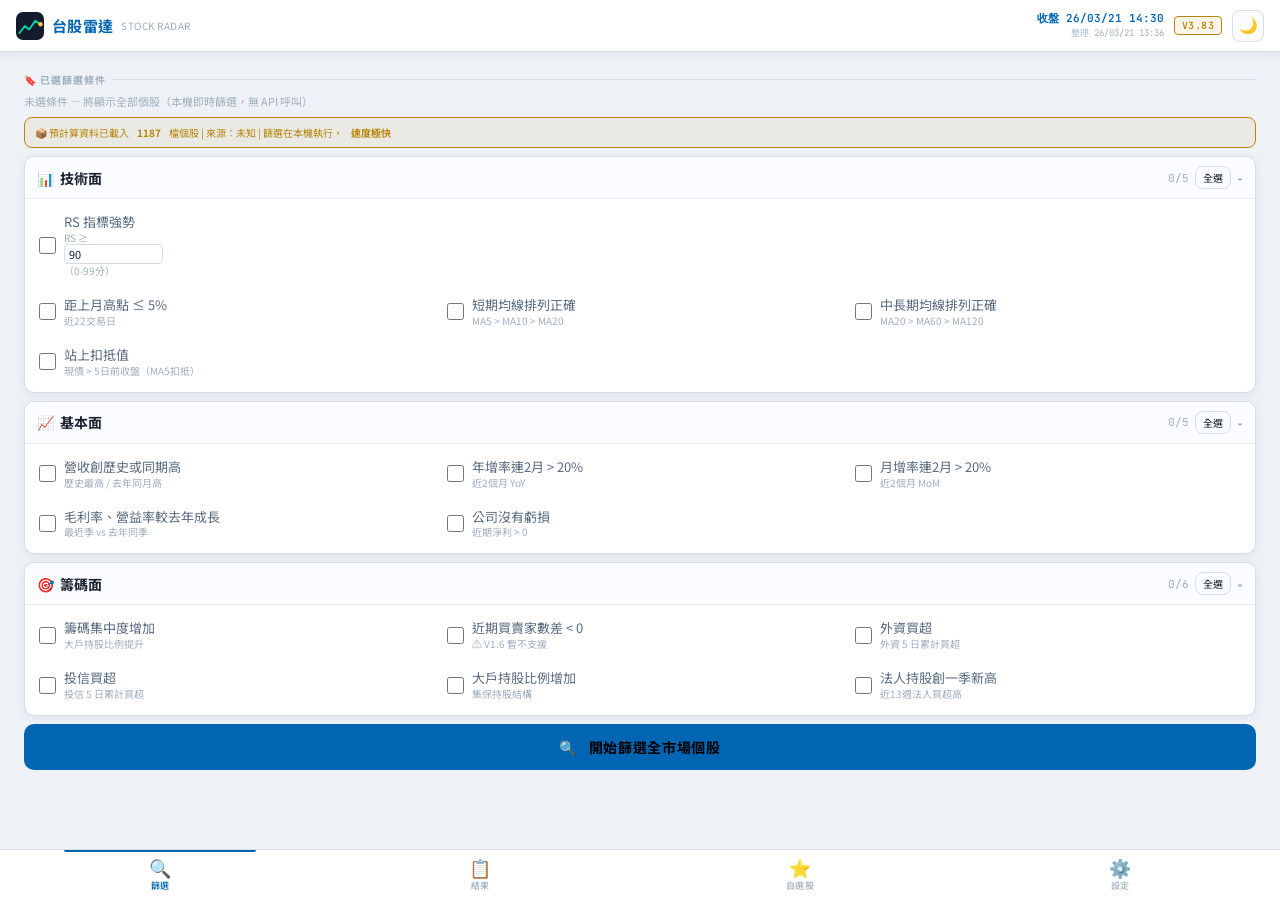
<file: index.html>
<!DOCTYPE html>
<html lang="zh-TW" data-theme="dark">
<head>
  <meta charset="UTF-8">
  <meta name="viewport" content="width=device-width, initial-scale=1.0, viewport-fit=cover">
  <meta name="mobile-web-app-capable" content="yes">
  <meta name="apple-mobile-web-app-capable" content="yes">
  <meta name="apple-mobile-web-app-status-bar-style" content="black-translucent">
  <meta name="apple-mobile-web-app-title" content="台股雷達">
  <meta name="theme-color" content="#0A0F1E" media="(prefers-color-scheme: dark)">
  <meta name="theme-color" content="#FFFFFF"  media="(prefers-color-scheme: light)">
  <title>台股雷達 Stock Radar</title>
  <link rel="manifest" href="manifest.json">
  <link rel="apple-touch-icon" href="icon-192.svg">
  <link rel="stylesheet" href="style.css">
</head>
<body>

<div id="app">

  <!-- ══ HEADER ══ -->
  <header class="app-header">
    <div class="header-logo">
      <svg viewBox="0 0 32 32" fill="none" xmlns="http://www.w3.org/2000/svg">
        <rect width="32" height="32" rx="8" fill="#141B2D"/>
        <polyline points="4,24 10,16 15,20 22,10 28,14"
          stroke="#00D4AA" stroke-width="2.2" fill="none"
          stroke-linecap="round" stroke-linejoin="round"/>
        <circle cx="28" cy="14" r="2.5" fill="#F5C843"/>
      </svg>
      <span class="logo-text">台股雷達</span>
      <span class="logo-sub">Stock Radar</span>
    </div>
    <div class="header-meta">
      <!-- Data date block: shows actual trading date from TWSE data -->
      <div class="data-date-block">
        <span class="data-date-label" id="dataDate">資料 --/--/--</span>
        <span class="data-fetch-time" id="fetchTime">尚未查詢</span>
      </div>
      <span class="version-badge" id="versionBadge">V3.83</span>
      <button class="theme-btn" id="themeBtn" title="切換深色/淺色">🌙</button>
    </div>
  </header>

  <!-- ══ MAIN ══ -->
  <main class="app-main">

    <!-- Loading Overlay -->
    <div class="loading-overlay" id="loadingOverlay">
      <div class="spinner"></div>
      <div class="loading-text" id="loadingText">正在取得資料...</div>
      <div class="loading-progress" id="loadingProgress"></div>
    </div>

    <!-- ══ PAGE: 篩選 ══ -->
    <div class="page" id="page-screen">
      <div class="page-scroll">

        <!-- Active filter tags -->
        <div class="section-title" style="font-size:10px;margin-bottom:6px">🔖 已選篩選條件</div>
        <div id="activeTags" class="active-filters" style="margin-bottom:8px"></div>

        <!-- Market scope banner - compact -->
        <div class="info-banner" id="scopeBanner" style="padding:7px 10px;font-size:10px;margin-bottom:8px">
          📡 <strong id="scopeLabel">上市（TSE）</strong> 全部個股 &nbsp;·&nbsp; 篩選在本機執行，<strong>速度極快</strong>
        </div>

        <!-- ── Technical Filters ── -->
        <div class="filter-category">
          <div class="filter-cat-header">
            <span style="font-size:14px">📊</span>
            <span class="filter-cat-title">技術面</span>
            <span class="filter-cat-badge" id="badge-tech">0/5</span>
            <button class="btn-secondary select-all-btn" data-cat="tech" style="padding:3px 7px;font-size:10px">全選</button>
            <span class="cat-toggle">▾</span>
          </div>
          <div class="filter-body">
            <label class="filter-item" style="grid-column:1/-1">
              <input type="checkbox" id="filter-rs90" class="filter-checkbox" data-filter="rs90" data-cat="tech">
              <span class="filter-label">RS 指標強勢
                <small>RS ≥ <select id="rsThreshold" onclick="event.stopPropagation()" onchange="applyRsThreshold(this.value)" style="background:var(--bg-input);color:var(--text-primary);border:1px solid var(--border);border-radius:4px;padding:1px 4px;font-size:11px">
                  <option value="70">70</option>
                  <option value="80">80</option>
                  <option value="90" selected>90</option>
                </select>（0-99分）</small>
              </span>
            </label>
            <label class="filter-item">
              <input type="checkbox" id="filter-nearMonthlyHigh" class="filter-checkbox" data-filter="nearMonthlyHigh" data-cat="tech">
              <span class="filter-label">距上月高點 ≤ 5%<small>近22交易日</small></span>
            </label>
            <label class="filter-item">
              <input type="checkbox" id="filter-shortMAAlign" class="filter-checkbox" data-filter="shortMAAlign" data-cat="tech">
              <span class="filter-label">短期均線排列正確<small>MA5 &gt; MA10 &gt; MA20</small></span>
            </label>
            <label class="filter-item">
              <input type="checkbox" id="filter-longMAAlign" class="filter-checkbox" data-filter="longMAAlign" data-cat="tech">
              <span class="filter-label">中長期均線排列正確<small>MA20 &gt; MA60 &gt; MA120</small></span>
            </label>
            <label class="filter-item">
              <input type="checkbox" id="filter-aboveSubPoint" class="filter-checkbox" data-filter="aboveSubPoint" data-cat="tech">
              <span class="filter-label">站上扣抵值<small>現價 &gt; 5日前收盤（MA5扣抵）</small></span>
            </label>
          </div>
        </div>

        <!-- ── Fundamental Filters ── -->
        <div class="filter-category">
          <div class="filter-cat-header">
            <span style="font-size:14px">📈</span>
            <span class="filter-cat-title">基本面</span>
            <span class="filter-cat-badge" id="badge-fund">0/5</span>
            <button class="btn-secondary select-all-btn" data-cat="fund" style="padding:3px 7px;font-size:10px">全選</button>
            <span class="cat-toggle">▾</span>
          </div>
          <div class="filter-body">
            <label class="filter-item">
              <input type="checkbox" id="filter-revenueHighRecord" class="filter-checkbox" data-filter="revenueHighRecord" data-cat="fund">
              <span class="filter-label">營收創歷史或同期高<small>歷史最高 / 去年同月高</small></span>
            </label>
            <label class="filter-item">
              <input type="checkbox" id="filter-revenueYoY" class="filter-checkbox" data-filter="revenueYoY" data-cat="fund">
              <span class="filter-label">年增率連2月 &gt; 20%<small>近2個月 YoY</small></span>
            </label>
            <label class="filter-item">
              <input type="checkbox" id="filter-revenueMoM" class="filter-checkbox" data-filter="revenueMoM" data-cat="fund">
              <span class="filter-label">月增率連2月 &gt; 20%<small>近2個月 MoM</small></span>
            </label>
            <label class="filter-item">
              <input type="checkbox" id="filter-marginGrowth" class="filter-checkbox" data-filter="marginGrowth" data-cat="fund">
              <span class="filter-label">毛利率、營益率較去年成長<small>最近季 vs 去年同季</small></span>
            </label>
            <label class="filter-item">
              <input type="checkbox" id="filter-noProfitLoss" class="filter-checkbox" data-filter="noProfitLoss" data-cat="fund">
              <span class="filter-label">公司沒有虧損<small>近期淨利 &gt; 0</small></span>
            </label>
          </div>
        </div>

        <!-- ── Chip Filters ── -->
        <div class="filter-category">
          <div class="filter-cat-header">
            <span style="font-size:14px">🎯</span>
            <span class="filter-cat-title">籌碼面</span>
            <span class="filter-cat-badge" id="badge-chip">0/6</span>
            <button class="btn-secondary select-all-btn" data-cat="chip" style="padding:3px 7px;font-size:10px">全選</button>
            <span class="cat-toggle">▾</span>
          </div>
          <div class="filter-body">
            <label class="filter-item">
              <input type="checkbox" id="filter-chipConcentration" class="filter-checkbox" data-filter="chipConcentration" data-cat="chip">
              <span class="filter-label">籌碼集中度增加<small>大戶持股比例提升</small></span>
            </label>
            <label class="filter-item">
              <input type="checkbox" id="filter-buyerSellerDiff" class="filter-checkbox" data-filter="buyerSellerDiff" data-cat="chip">
              <span class="filter-label">近期買賣家數差 &lt; 0<small>⚠ V1.6 暫不支援</small></span>
            </label>
            <label class="filter-item">
              <input type="checkbox" id="filter-foreignBuy" class="filter-checkbox" data-filter="foreignBuy" data-cat="chip">
              <span class="filter-label">外資買超<small>外資 5 日累計買超</small></span>
            </label>
            <label class="filter-item">
              <input type="checkbox" id="filter-trustBuy" class="filter-checkbox" data-filter="trustBuy" data-cat="chip">
              <span class="filter-label">投信買超<small>投信 5 日累計買超</small></span>
            </label>
            <label class="filter-item">
              <input type="checkbox" id="filter-bigHolderIncrease" class="filter-checkbox" data-filter="bigHolderIncrease" data-cat="chip">
              <span class="filter-label">大戶持股比例增加<small>集保持股結構</small></span>
            </label>
            <label class="filter-item">
              <input type="checkbox" id="filter-institutionalRecord" class="filter-checkbox" data-filter="institutionalRecord" data-cat="chip">
              <span class="filter-label">法人持股創一季新高<small>近13週法人買超高</small></span>
            </label>
          </div>
        </div>

        <!-- Query Button -->
        <button class="btn-primary" id="queryBtn" style="margin-top:4px">
          <span>🔍</span>&nbsp;開始篩選全市場個股
        </button>

        <div style="height:10px"></div>
      </div>
    </div><!-- /page-screen -->

    <!-- ══ PAGE: 結果 ══ -->
    <div class="page" id="page-results">
      <div id="resultsContainer" style="flex:1;min-height:0;overflow:hidden;display:flex;flex-direction:column">
        <div class="empty-state">
          <div class="empty-icon">📊</div>
          <div class="empty-title">尚無查詢結果</div>
          <div class="empty-sub">請前往「篩選」頁<br>選擇條件並按下查詢</div>
        </div>
      </div>
    </div><!-- /page-results -->

    <!-- ══ PAGE: 自選股 ══ -->
    <div class="page" id="page-watchlist">
      <div class="watchlist-header">
        <h2>⭐ 自選股管理</h2>
        <button class="btn-secondary" id="addCatBtn">+ 新增分類</button>
      </div>
      <div class="page-scroll" id="watchlistContent" style="padding-top:12px">
        <div class="empty-state">
          <div class="empty-icon">⭐</div>
          <div class="empty-title">自選股清單為空</div>
          <div class="empty-sub">在查詢結果中點 ☆ 即可加入自選股</div>
        </div>
      </div>
    </div><!-- /page-watchlist -->

    <!-- ══ PAGE: 設定 ══ -->
    <div class="page" id="page-settings">
      <div class="page-scroll">

        <!-- Data Status -->
        <div class="settings-section">
          <div class="settings-section-title">📦 資料狀態</div>
          <div class="settings-row">
            <div class="settings-label">預計算資料</div>
            <div id="dataInfo" class="settings-desc" style="line-height:2">讀取中...</div>
            <div style="margin-top:8px">
              <button class="btn-secondary" id="reloadDataBtn">🔄 重新載入 screener.json</button>
            </div>
          </div>
        </div>

        <!-- Cache -->
        <div class="settings-section">
          <div class="settings-section-title">🗑 快取管理</div>
          <div class="settings-row">
            <div class="settings-label">清除 screener.json 快取</div>
            <div class="settings-desc">清除 30 分鐘本地快取，下次查詢時重新讀取最新資料。</div>
            <div style="margin-top:8px"><button class="btn-secondary" id="clearCacheBtn">🗑 清除快取</button></div>
          </div>
        </div>

        <!-- About -->
        <div class="settings-section">
          <div class="settings-section-title">🚀 關於</div>
          <div class="settings-row">
            <div class="settings-desc" style="line-height:1.9">
              版本：<strong>V3.83</strong><br>
              部署：GitHub Pages（靜態 PWA）<br>
              資料更新：GitHub Actions（每日 15:30 (UTC 07:30)）<br>
              篩選引擎：瀏覽器端 JS（無 API 呼叫，瞬間完成）<br><br>
              📌 本工具僅供參考，不構成投資建議。
            </div>
          </div>
        </div>
        <div style="height:20px"></div>
      </div>
    </div><!-- /page-settings -->

  </main>

  <!-- ══ BOTTOM NAV ══ -->
  <nav class="app-nav">
    <button class="nav-btn active" data-page="screen"><span class="nav-icon">🔍</span>篩選</button>
    <button class="nav-btn" data-page="results"><span class="nav-icon">📋</span>結果</button>
    <button class="nav-btn" data-page="watchlist"><span class="nav-icon">⭐</span>自選股</button>
    <button class="nav-btn" data-page="settings"><span class="nav-icon">⚙️</span>設定</button>
  </nav>

</div><!-- /app -->

<!-- ══ MODAL: Add Watchlist Category ══ -->
<div class="modal-backdrop" id="modalAddCat">
  <div class="modal">
    <div class="modal-header">
      <span class="modal-title">📁 新增自選股分類</span>
      <button class="modal-close" id="cancelCatBtn">✕</button>
    </div>
    <div class="modal-body">
      <div class="form-field">
        <label>分類名稱</label>
        <input type="text" id="newCatName" placeholder="例：科技股、金融股..." maxlength="20">
      </div>
      <button class="btn-primary" id="confirmCatBtn" style="margin-top:4px">確認新增</button>
    </div>
  </div>
</div>

<!-- ══ MODAL: Add to Watchlist (from results ★) ══ -->
<div class="modal-backdrop" id="modalWatchlist">
  <div class="modal">
    <div class="modal-header">
      <span class="modal-title" id="wModalTitle">加入自選股</span>
      <button class="modal-close" id="wModalCancelBtn">✕</button>
    </div>
    <div class="modal-body">
      <!-- Current membership -->
      <div style="font-size:12px;color:var(--accent);background:var(--accent-dim);border-radius:8px;padding:8px 12px" id="wModalCurrent">
        尚未加入任何分類
      </div>

      <!-- Category picker -->
      <div class="form-field">
        <label>選擇分類</label>
        <div class="select-wrapper">
          <select id="wModalCatSel"></select>
        </div>
      </div>

      <!-- Action buttons -->
      <div style="display:flex;flex-direction:column;gap:8px">
        <button class="btn-primary" id="wModalConfirmBtn">⭐ 加入此分類</button>
        <button class="btn-secondary" id="wModalNewCatBtn" style="justify-content:center">＋ 新增分類後加入</button>
        <button class="btn-danger" id="wModalRemoveBtn" style="display:none;justify-content:center;padding:9px">✕ 從所有分類移除</button>
      </div>
    </div>
  </div>
</div>

<!-- ══ TOAST ══ -->
<div class="toast-container" id="toastContainer"></div>

<script src="app.js"></script>
</body>
</html>
</file>
<file: style.css>
/* ============================================================
   台股雷達 Stock Radar — Style Sheet
   Design: Terminal Finance × Tokyo Neon
   ============================================================ */

@import url('https://fonts.googleapis.com/css2?family=Noto+Sans+TC:wght@300;400;500;700&family=JetBrains+Mono:wght@400;600&display=swap');

/* ── CSS Variables ── */
:root[data-theme="dark"] {
  --bg-base:       #0A0F1E;
  --bg-surface:    #141B2D;
  --bg-card:       #1A2238;
  --bg-hover:      #1F2A42;
  --bg-input:      #0F1628;
  --border:        #2A3550;
  --border-light:  #1E2E48;

  --text-primary:  #E2E8F0;
  --text-secondary:#7A8FA8;
  --text-dim:      #4A5C72;

  --accent:        #00D4AA;
  --accent-dim:    rgba(0,212,170,0.12);
  --accent-hover:  #00F5C4;
  --gold:          #F5C843;
  --gold-dim:      rgba(245,200,67,0.12);

  --positive:      #FF4757;
  --negative:      #00C48C;
  --neutral:       #7A8FA8;
  --warning:       #FFB74D;

  --pass-bg:       rgba(0,212,170,0.10);
  --fail-bg:       rgba(255,71,87,0.10);
  --na-bg:         rgba(122,143,168,0.08);

  --shadow-sm:     0 2px 8px rgba(0,0,0,0.4);
  --shadow-md:     0 4px 20px rgba(0,0,0,0.5);
  --shadow-glow:   0 0 20px rgba(0,212,170,0.15);

  --nav-bg:        #0D1424;
  --header-bg:     #0D1424;
  --scrollbar-bg:  #1A2238;
  --scrollbar-fg:  #2A3550;
}

:root[data-theme="light"] {
  --bg-base:       #EEF2F7;
  --bg-surface:    #FFFFFF;
  --bg-card:       #FAFCFF;
  --bg-hover:      #F0F5FC;
  --bg-input:      #FFFFFF;
  --border:        #D4DDE8;
  --border-light:  #E8EEF5;

  --text-primary:  #1A2332;
  --text-secondary:#5A6B80;
  --text-dim:      #A0AFBE;

  --accent:        #0066B3;
  --accent-dim:    rgba(0,102,179,0.08);
  --accent-hover:  #0052A0;
  --gold:          #B8860B;
  --gold-dim:      rgba(184,134,11,0.08);

  --positive:      #CC2936;
  --negative:      #007A4C;
  --neutral:       #5A6B80;
  --warning:       #B87333;

  --pass-bg:       rgba(0,135,90,0.08);
  --fail-bg:       rgba(204,41,54,0.08);
  --na-bg:         rgba(90,107,128,0.06);

  --shadow-sm:     0 2px 8px rgba(30,50,80,0.08);
  --shadow-md:     0 4px 20px rgba(30,50,80,0.12);
  --shadow-glow:   0 0 20px rgba(0,102,179,0.08);

  --nav-bg:        #FFFFFF;
  --header-bg:     #FFFFFF;
  --scrollbar-bg:  #E8EEF5;
  --scrollbar-fg:  #C4D0DF;
}

/* ── Reset & Base ── */
*, *::before, *::after { box-sizing: border-box; margin: 0; padding: 0; }

html { font-size: 14px; -webkit-tap-highlight-color: transparent; }

body {
  font-family: 'Noto Sans TC', sans-serif;
  background: var(--bg-base);
  color: var(--text-primary);
  min-height: 100vh;
  transition: background 0.3s, color 0.3s;
  overflow-x: hidden;
}

/* ── Scrollbar ── */
::-webkit-scrollbar { width: 6px; height: 6px; }
::-webkit-scrollbar-track { background: var(--scrollbar-bg); }
::-webkit-scrollbar-thumb { background: var(--scrollbar-fg); border-radius: 3px; }

/* ── Typography ── */
.mono { font-family: 'JetBrains Mono', monospace; }

/* ── Layout ── */
#app {
  display: flex;
  flex-direction: column;
  height: 100dvh;
  max-width: 100vw;
  overflow: hidden;
}

/* ── Header ── */
.app-header {
  background: var(--header-bg);
  border-bottom: 1px solid var(--border);
  padding: 0 16px;
  padding-top: env(safe-area-inset-top, 0px);       /* iOS notch / Dynamic Island */
  height: calc(52px + env(safe-area-inset-top, 0px));
  display: flex;
  align-items: center;
  gap: 12px;
  flex-shrink: 0;
  z-index: 100;
  box-shadow: var(--shadow-sm);
}

.header-logo {
  display: flex;
  align-items: center;
  gap: 8px;
  flex: 1;
}

.header-logo svg { width: 28px; height: 28px; }

.logo-text {
  font-size: 15px;
  font-weight: 700;
  color: var(--accent);
  letter-spacing: 0.02em;
}

.logo-sub {
  font-size: 10px;
  color: var(--text-dim);
  letter-spacing: 0.05em;
  text-transform: uppercase;
  display: none;
}

@media (min-width: 480px) { .logo-sub { display: block; } }

.header-meta {
  display: flex;
  align-items: center;
  gap: 10px;
  flex-shrink: 0;
}

.update-time {
  font-family: 'JetBrains Mono', monospace;
  font-size: 10px;
  color: var(--text-dim);
  white-space: nowrap;
  display: none;
}
@media (min-width: 400px) { .update-time { display: block; } }

.version-badge {
  font-family: 'JetBrains Mono', monospace;
  font-size: 10px;
  font-weight: 600;
  color: var(--gold);
  background: var(--gold-dim);
  border: 1px solid var(--gold);
  padding: 2px 7px;
  border-radius: 4px;
  letter-spacing: 0.04em;
  white-space: nowrap;
}

.theme-btn {
  width: 32px; height: 32px;
  border-radius: 8px;
  border: 1px solid var(--border);
  background: var(--bg-card);
  color: var(--text-primary);
  cursor: pointer;
  display: flex;
  align-items: center;
  justify-content: center;
  font-size: 15px;
  transition: all 0.2s;
  flex-shrink: 0;
}
.theme-btn:hover { background: var(--bg-hover); border-color: var(--accent); }

/* ── Bottom Navigation ── */
.app-nav {
  order: 10;
  background: var(--nav-bg);
  border-top: 1px solid var(--border);
  display: flex;
  flex-shrink: 0;
  z-index: 100;
  /* iOS home indicator safe area */
  padding-bottom: env(safe-area-inset-bottom, 0px);
}

.nav-btn {
  flex: 1;
  display: flex;
  flex-direction: column;
  align-items: center;
  justify-content: center;
  gap: 3px;
  padding: 8px 4px;
  background: none;
  border: none;
  cursor: pointer;
  color: var(--text-dim);
  font-size: 9px;
  font-family: 'Noto Sans TC', sans-serif;
  font-weight: 500;
  letter-spacing: 0.03em;
  transition: color 0.2s;
  position: relative;
  /* Minimum tap target height */
  min-height: 50px;
}

.nav-btn .nav-icon { font-size: 18px; line-height: 1; }

.nav-btn.active {
  color: var(--accent);
}

.nav-btn.active::before {
  content: '';
  position: absolute;
  top: 0; left: 20%; right: 20%;
  height: 2px;
  background: var(--accent);
  border-radius: 0 0 2px 2px;
}

/* ── Main content ── */
.app-main {
  flex: 1;
  overflow: hidden;
  position: relative;
  min-height: 0;   /* ← required: allow flex child to shrink below content size */
}

.page {
  display: none;
  flex-direction: column;
  height: 100%;
  overflow: hidden;
  min-height: 0;   /* ← required for nested flex scroll to work */
}
.page.active { display: flex; }

/* ── Page content scroll ── */
.page-scroll {
  flex: 1;
  overflow-y: auto;
  overflow-x: hidden;
  padding: 10px 14px;
}

/* ── Section headers ── */
.section-title {
  font-size: 11px;
  font-weight: 700;
  text-transform: uppercase;
  letter-spacing: 0.1em;
  color: var(--text-dim);
  margin-bottom: 10px;
  display: flex;
  align-items: center;
  gap: 6px;
}
.section-title::after {
  content: '';
  flex: 1;
  height: 1px;
  background: var(--border);
}

/* ── Filter Categories ── */
.filter-category {
  background: var(--bg-surface);
  border: 1px solid var(--border);
  border-radius: 10px;
  margin-bottom: 8px;
  overflow: hidden;
  box-shadow: var(--shadow-sm);
}

.filter-cat-header {
  display: flex;
  align-items: center;
  gap: 6px;
  padding: 9px 12px;
  background: var(--bg-card);
  border-bottom: 1px solid var(--border-light);
  cursor: pointer;
  user-select: none;
}

.filter-cat-title {
  font-size: 14px;
  font-weight: 700;
  color: var(--text-primary);
  flex: 1;
}

.filter-cat-badge {
  font-family: 'JetBrains Mono', monospace;
  font-size: 11px;
  color: var(--text-dim);
}

.cat-toggle {
  font-size: 12px;
  color: var(--text-dim);
  transition: transform 0.2s;
}
.filter-category.collapsed .cat-toggle { transform: rotate(-90deg); }

.filter-body {
  padding: 6px 4px;
  display: grid;
  grid-template-columns: 1fr 1fr;
  gap: 2px;
}
.filter-category.collapsed .filter-body { display: none; }

/* ── Checkboxes ── */
.filter-item {
  display: flex;
  align-items: center;
  gap: 8px;
  padding: 9px 10px;
  border-radius: 6px;
  cursor: pointer;
  transition: background 0.15s;
  user-select: none;
}
.filter-item:hover { background: var(--bg-hover); }

.filter-item input[type="checkbox"] {
  width: 17px; height: 17px;
  accent-color: var(--accent);
  cursor: pointer;
  flex-shrink: 0;
}

.filter-label {
  font-size: 13px;
  color: var(--text-secondary);
  line-height: 1.3;
}
.filter-label small {
  font-size: 10px;
  display: block;
  color: var(--text-dim);
}

.filter-item input:checked ~ .filter-label {
  color: var(--text-primary);
  font-weight: 500;
}

/* ── Query Source ── */
.query-panel {
  background: var(--bg-surface);
  border: 1px solid var(--border);
  border-radius: 12px;
  padding: 14px;
  margin-bottom: 14px;
  box-shadow: var(--shadow-sm);
}

.query-panel label {
  font-size: 11px;
  font-weight: 600;
  color: var(--text-dim);
  text-transform: uppercase;
  letter-spacing: 0.08em;
  display: block;
  margin-bottom: 6px;
}

select, textarea, input[type="text"] {
  width: 100%;
  background: var(--bg-input);
  border: 1px solid var(--border);
  color: var(--text-primary);
  border-radius: 8px;
  padding: 9px 12px;
  font-size: 13px;
  font-family: 'Noto Sans TC', sans-serif;
  outline: none;
  transition: border-color 0.2s;
  appearance: none;
  -webkit-appearance: none;
}
select:focus, textarea:focus, input[type="text"]:focus {
  border-color: var(--accent);
}

textarea {
  resize: vertical;
  min-height: 80px;
  font-family: 'JetBrains Mono', monospace;
  font-size: 12px;
  margin-top: 8px;
}

.select-wrapper {
  position: relative;
}
.select-wrapper::after {
  content: '▾';
  position: absolute;
  right: 10px;
  top: 50%;
  transform: translateY(-50%);
  pointer-events: none;
  color: var(--text-dim);
  font-size: 12px;
}

/* ── Buttons ── */
.btn-primary {
  width: 100%;
  padding: 13px;
  background: var(--accent);
  color: #000;
  border: none;
  border-radius: 10px;
  font-size: 14px;
  font-weight: 700;
  font-family: 'Noto Sans TC', sans-serif;
  cursor: pointer;
  letter-spacing: 0.05em;
  transition: all 0.2s;
  display: flex;
  align-items: center;
  justify-content: center;
  gap: 8px;
}
.btn-primary:hover { background: var(--accent-hover); transform: translateY(-1px); }
.btn-primary:active { transform: translateY(0); }
.btn-primary:disabled { opacity: 0.5; cursor: not-allowed; transform: none; }

.btn-secondary {
  padding: 8px 14px;
  background: var(--bg-card);
  color: var(--text-primary);
  border: 1px solid var(--border);
  border-radius: 8px;
  font-size: 12px;
  font-family: 'Noto Sans TC', sans-serif;
  cursor: pointer;
  transition: all 0.2s;
  display: inline-flex;
  align-items: center;
  gap: 5px;
}
.btn-secondary:hover { border-color: var(--accent); color: var(--accent); background: var(--accent-dim); }

.btn-danger {
  padding: 5px 10px;
  background: transparent;
  color: var(--negative);
  border: 1px solid var(--negative);
  border-radius: 6px;
  font-size: 11px;
  font-family: 'Noto Sans TC', sans-serif;
  cursor: pointer;
  transition: all 0.15s;
}
.btn-danger:hover { background: rgba(255,71,87,0.1); }

.btn-icon {
  width: 28px; height: 28px;
  border-radius: 6px;
  border: 1px solid var(--border);
  background: var(--bg-card);
  color: var(--text-secondary);
  cursor: pointer;
  display: flex;
  align-items: center;
  justify-content: center;
  font-size: 13px;
  transition: all 0.15s;
}
.btn-icon:hover { color: var(--accent); border-color: var(--accent); }

/* ── Loading Overlay ── */
.loading-overlay {
  position: absolute;
  inset: 0;
  background: rgba(10,15,30,0.85);
  display: none;
  flex-direction: column;
  align-items: center;
  justify-content: center;
  gap: 16px;
  z-index: 200;
  backdrop-filter: blur(4px);
}
.loading-overlay.visible { display: flex; }

.spinner {
  width: 40px; height: 40px;
  border: 3px solid var(--border);
  border-top-color: var(--accent);
  border-radius: 50%;
  animation: spin 0.8s linear infinite;
}
@keyframes spin { to { transform: rotate(360deg); } }

.loading-text { color: var(--text-secondary); font-size: 13px; }
.loading-progress { color: var(--accent); font-size: 11px; font-family: 'JetBrains Mono', monospace; }

/* ── Results Page ── */
.results-toolbar {
  display: flex;
  align-items: center;
  gap: 10px;
  padding: 10px 16px;
  border-bottom: 1px solid var(--border);
  background: var(--bg-surface);
  flex-shrink: 0;
}

.results-count {
  font-size: 12px;
  color: var(--text-secondary);
  flex: 1;
}
.results-count strong { color: var(--accent); font-family: 'JetBrains Mono', monospace; }

.results-sort {
  font-size: 11px;
  color: var(--text-dim);
  display: flex;
  align-items: center;
  gap: 6px;
}

/* ── Stock Table ── */
.table-scroll {
  flex: 1;
  overflow: auto;
  min-height: 0;   /* ← CRITICAL: allows flex child to shrink below content height */
}

.stock-table {
  width: 100%;
  min-width: 900px;
  border-collapse: collapse;
  font-size: 14px;
}

.stock-table thead {
  position: sticky;
  top: 0;
  z-index: 10;
}

.stock-table th {
  background: var(--bg-card);
  color: var(--text-dim);
  font-size: 12px;
  font-weight: 600;
  text-transform: uppercase;
  letter-spacing: 0.06em;
  padding: 12px 10px;
  text-align: center;
  border-bottom: 2px solid var(--border);
  white-space: nowrap;
  cursor: pointer;
  user-select: none;
  transition: color 0.15s;
}
.stock-table th:hover { color: var(--accent); }
.stock-table th.sorted { color: var(--accent); }
.stock-table th.sorted::after { content: ' ↓'; }
.stock-table th.sorted.asc::after { content: ' ↑'; }

/* Column group headers */
.stock-table .col-group-tech { color: #4FC3F7; }
.stock-table .col-group-fund { color: #81C784; }
.stock-table .col-group-chip { color: #FFB74D; }

.stock-table td {
  padding: 14px 10px;
  text-align: center;
  border-bottom: 1px solid var(--border-light);
  vertical-align: middle;
  white-space: nowrap;
}

.stock-table tbody tr {
  transition: background 0.1s;
  cursor: pointer;
}
.stock-table tbody tr:hover { background: var(--bg-hover); }

/* First two columns sticky */
.stock-table th:nth-child(1),
.stock-table td:nth-child(1) {
  position: sticky;
  left: 0;
  background: var(--bg-surface);
  z-index: 5;
  text-align: left;
  padding-left: 14px;
}
.stock-table th:nth-child(2),
.stock-table td:nth-child(2) {
  position: sticky;
  left: 60px;
  background: var(--bg-surface);
  z-index: 5;
  text-align: left;
  padding-left: 8px;
}
.stock-table tbody tr:hover td:nth-child(1),
.stock-table tbody tr:hover td:nth-child(2) { background: var(--bg-hover); }

.stock-code {
  font-family: 'JetBrains Mono', monospace;
  font-weight: 600;
  font-size: 13px;
  color: var(--accent);
}

.stock-name {
  font-size: 12px;
  font-weight: 500;
  color: var(--text-primary);
}

.price-cell {
  font-family: 'JetBrains Mono', monospace;
  font-weight: 600;
  font-size: 13px;
}

.pct-positive { color: var(--positive); }
.pct-negative { color: var(--negative); }
.pct-neutral { color: var(--neutral); }

/* Indicator Pills */
.ind-pill {
  display: inline-flex;
  align-items: center;
  justify-content: center;
  padding: 3px 8px;
  border-radius: 100px;
  font-size: 11px;
  font-weight: 600;
  font-family: 'JetBrains Mono', monospace;
  white-space: nowrap;
}

.ind-pass {
  background: var(--pass-bg);
  color: var(--positive);
  border: 1px solid rgba(0,212,170,0.2);
}

.ind-fail {
  background: var(--fail-bg);
  color: var(--negative);
  border: 1px solid rgba(255,71,87,0.15);
}

.ind-na {
  background: var(--na-bg);
  color: var(--text-dim);
  border: 1px solid var(--border-light);
}

.ind-warn {
  background: rgba(255,183,77,0.10);
  color: var(--warning);
  border: 1px solid rgba(255,183,77,0.2);
}

/* Number cells */
.num-cell {
  font-family: 'JetBrains Mono', monospace;
  font-size: 11px;
}

/* RS Score bar */
.rs-bar {
  display: flex;
  align-items: center;
  gap: 5px;
  justify-content: center;
}
.rs-score {
  font-family: 'JetBrains Mono', monospace;
  font-size: 12px;
  font-weight: 700;
  min-width: 28px;
}

/* Watchlist star */
.watch-star {
  cursor: pointer;
  font-size: 14px;
  transition: transform 0.15s;
  color: var(--text-dim);
}
.watch-star:hover { transform: scale(1.2); }
.watch-star.starred { color: var(--gold); }

/* ── Empty & Error States ── */
.empty-state {
  flex: 1;
  display: flex;
  flex-direction: column;
  align-items: center;
  justify-content: center;
  gap: 12px;
  padding: 40px;
  text-align: center;
}
.empty-icon { font-size: 48px; opacity: 0.4; }
.empty-title { font-size: 15px; font-weight: 600; color: var(--text-secondary); }
.empty-sub { font-size: 12px; color: var(--text-dim); line-height: 1.5; }

/* ── Watchlist Page ── */
.watchlist-header {
  display: flex;
  align-items: center;
  gap: 8px;
  padding: 12px 16px;
  border-bottom: 1px solid var(--border);
  background: var(--bg-surface);
  flex-shrink: 0;
}
.watchlist-header h2 { font-size: 14px; font-weight: 700; flex: 1; }

.watchlist-category {
  background: var(--bg-surface);
  border: 1px solid var(--border);
  border-radius: 12px;
  margin-bottom: 12px;
  overflow: hidden;
  box-shadow: var(--shadow-sm);
}

.wl-cat-header {
  display: flex;
  align-items: center;
  gap: 8px;
  padding: 12px 14px;
  background: var(--bg-card);
  border-bottom: 1px solid var(--border-light);
}

.wl-cat-name {
  font-size: 13px;
  font-weight: 700;
  flex: 1;
  color: var(--text-primary);
}

.wl-cat-count {
  font-family: 'JetBrains Mono', monospace;
  font-size: 10px;
  color: var(--text-dim);
  background: var(--bg-hover);
  padding: 2px 7px;
  border-radius: 10px;
}

.wl-stock-list { padding: 6px 8px; }

.wl-stock-item {
  display: flex;
  align-items: center;
  gap: 10px;
  padding: 8px 8px;
  border-radius: 8px;
  transition: background 0.1s;
}
.wl-stock-item:hover { background: var(--bg-hover); }

.wl-stock-code {
  font-family: 'JetBrains Mono', monospace;
  font-size: 13px;
  font-weight: 600;
  color: var(--accent);
  min-width: 46px;
}

.wl-stock-name {
  font-size: 12px;
  color: var(--text-primary);
  flex: 1;
}

.wl-stock-price {
  font-family: 'JetBrains Mono', monospace;
  font-size: 11px;
  color: var(--text-secondary);
}

/* Add stock input row */
.wl-add-row {
  display: flex;
  gap: 6px;
  padding: 8px 8px 10px;
}
.wl-add-row input {
  flex: 1;
  height: 34px;
  font-size: 12px;
  padding: 6px 10px;
}
.wl-add-btn {
  height: 34px;
  padding: 0 12px;
  background: var(--accent-dim);
  color: var(--accent);
  border: 1px solid var(--accent);
  border-radius: 8px;
  font-size: 12px;
  font-family: 'Noto Sans TC', sans-serif;
  cursor: pointer;
  transition: all 0.15s;
  white-space: nowrap;
}
.wl-add-btn:hover { background: var(--accent); color: #000; }

/* ── Settings Page ── */
.settings-section {
  background: var(--bg-surface);
  border: 1px solid var(--border);
  border-radius: 12px;
  margin-bottom: 12px;
  overflow: hidden;
  box-shadow: var(--shadow-sm);
}

.settings-section-title {
  font-size: 12px;
  font-weight: 700;
  text-transform: uppercase;
  letter-spacing: 0.08em;
  color: var(--text-dim);
  padding: 12px 14px;
  background: var(--bg-card);
  border-bottom: 1px solid var(--border-light);
}

.settings-row {
  padding: 12px 14px;
  display: flex;
  flex-direction: column;
  gap: 6px;
  border-bottom: 1px solid var(--border-light);
}
.settings-row:last-child { border-bottom: none; }

.settings-label {
  font-size: 12px;
  font-weight: 600;
  color: var(--text-primary);
  display: flex;
  align-items: center;
  gap: 6px;
}

.settings-desc {
  font-size: 11px;
  color: var(--text-dim);
  line-height: 1.5;
}

.settings-input-row {
  display: flex;
  gap: 8px;
  align-items: center;
}
.settings-input-row input { flex: 1; }
.settings-input-row .btn-secondary { flex-shrink: 0; }

/* Token status indicator */
.token-status {
  font-size: 11px;
  font-family: 'JetBrains Mono', monospace;
  padding: 4px 10px;
  border-radius: 6px;
  font-weight: 600;
}
.token-ok { color: var(--positive); background: var(--pass-bg); }
.token-missing { color: var(--negative); background: var(--fail-bg); }
.token-testing { color: var(--warning); background: rgba(255,183,77,0.10); }

/* ── Modal ── */
.modal-backdrop {
  display: none;
  position: fixed;
  inset: 0;
  background: rgba(0,0,0,0.6);
  z-index: 500;
  align-items: flex-end;
  justify-content: center;
  backdrop-filter: blur(4px);
}
.modal-backdrop.open { display: flex; }

@media (min-width: 600px) {
  .modal-backdrop { align-items: center; }
}

.modal {
  background: var(--bg-surface);
  border: 1px solid var(--border);
  border-radius: 16px 16px 0 0;
  width: 100%;
  max-width: 480px;
  max-height: 90dvh;
  overflow-y: auto;
  padding: 20px;
  box-shadow: var(--shadow-md);
  animation: slideUp 0.25s ease-out;
}

@media (min-width: 600px) {
  .modal { border-radius: 16px; }
}

@keyframes slideUp {
  from { transform: translateY(40px); opacity: 0; }
  to   { transform: translateY(0); opacity: 1; }
}

.modal-header {
  display: flex;
  align-items: center;
  gap: 10px;
  margin-bottom: 16px;
}
.modal-title { font-size: 15px; font-weight: 700; flex: 1; }
.modal-close {
  width: 28px; height: 28px;
  border-radius: 8px;
  border: none;
  background: var(--bg-hover);
  color: var(--text-secondary);
  cursor: pointer;
  font-size: 16px;
  display: flex;
  align-items: center;
  justify-content: center;
}

.modal-body { display: flex; flex-direction: column; gap: 12px; }

.form-field label {
  font-size: 11px;
  font-weight: 600;
  color: var(--text-dim);
  text-transform: uppercase;
  letter-spacing: 0.07em;
  display: block;
  margin-bottom: 5px;
}

/* ── Toast ── */
.toast-container {
  position: fixed;
  bottom: 80px;
  left: 50%;
  transform: translateX(-50%);
  z-index: 600;
  display: flex;
  flex-direction: column;
  gap: 6px;
  pointer-events: none;
}

.toast {
  background: var(--bg-card);
  border: 1px solid var(--border);
  color: var(--text-primary);
  padding: 10px 16px;
  border-radius: 10px;
  font-size: 12px;
  box-shadow: var(--shadow-md);
  animation: fadeInUp 0.2s ease-out;
  white-space: nowrap;
  pointer-events: all;
}
.toast.success { border-color: var(--positive); color: var(--positive); }
.toast.error   { border-color: var(--negative); color: var(--negative); }
.toast.info    { border-color: var(--accent); color: var(--accent); }

@keyframes fadeInUp {
  from { opacity: 0; transform: translateY(10px); }
  to   { opacity: 1; transform: translateY(0); }
}

/* ── Separator ── */
.divider {
  height: 1px;
  background: var(--border);
  margin: 12px 0;
}

/* ── Tags for filter selections ── */
.active-filters {
  display: flex;
  flex-wrap: wrap;
  gap: 5px;
  margin-bottom: 12px;
}
.filter-tag {
  font-size: 10px;
  padding: 3px 9px;
  border-radius: 100px;
  border: 1px solid var(--accent);
  background: var(--accent-dim);
  color: var(--accent);
  display: flex;
  align-items: center;
  gap: 4px;
}
.filter-tag-remove { cursor: pointer; opacity: 0.7; }
.filter-tag-remove:hover { opacity: 1; }

/* ── Info Banner ── */
.info-banner {
  background: var(--gold-dim);
  border: 1px solid var(--gold);
  border-radius: 8px;
  padding: 10px 12px;
  margin-bottom: 12px;
  font-size: 11px;
  color: var(--gold);
  line-height: 1.5;
  display: flex;
  gap: 8px;
}

/* ── Stock Detail Row ── */
.stock-table tbody tr.expanded td {
  background: var(--accent-dim);
}

/* ── Responsive adjustments ── */
@media (max-width: 380px) {
  .filter-body { grid-template-columns: 1fr; }
}

@media (min-width: 768px) {
  html { font-size: 14px; }
  .page-scroll { padding: 20px 24px; }
  .filter-body { grid-template-columns: 1fr 1fr 1fr; }
}

/* ── Fade in animation for page content ── */
.page.active .page-scroll > * {
  animation: fadeIn 0.2s ease-out both;
}

@keyframes fadeIn {
  from { opacity: 0; transform: translateY(6px); }
  to   { opacity: 1; transform: translateY(0); }
}

/* Stagger children */
.page.active .page-scroll > *:nth-child(1) { animation-delay: 0ms; }
.page.active .page-scroll > *:nth-child(2) { animation-delay: 40ms; }
.page.active .page-scroll > *:nth-child(3) { animation-delay: 80ms; }
.page.active .page-scroll > *:nth-child(4) { animation-delay: 120ms; }
.page.active .page-scroll > *:nth-child(5) { animation-delay: 160ms; }

/* ── Results filter bar (shows active filters at top of results) ── */
.results-filter-bar {
  display: flex;
  flex-wrap: wrap;
  gap: 5px;
  padding: 8px 14px 6px;
  background: var(--bg-card);
  border-bottom: 1px solid var(--border-light);
  flex-shrink: 0;
}

/* ── Progress bar ── */
.progress-bar-wrap {
  height: 3px;
  background: var(--border);
  flex-shrink: 0;
  transition: opacity 0.4s;
}
.progress-bar-inner {
  height: 100%;
  background: var(--accent);
  border-radius: 0 2px 2px 0;
  transition: width 0.3s ease;
}

/* ── No Results ── */
.no-results {
  text-align: center;
  padding: 40px 20px;
  color: var(--text-dim);
}
.no-results p:first-child { font-size: 32px; margin-bottom: 8px; }

/* ── Error row ── */
.row-error td { color: var(--negative) !important; font-size: 11px; }

/* ── Data Date Block (header) — always visible ── */
.data-date-block {
  display: flex;
  flex-direction: column;
  align-items: flex-end;
  gap: 1px;
}

.data-date-label {
  font-family: 'JetBrains Mono', monospace;
  font-size: 11px;
  font-weight: 600;
  color: var(--text-secondary);
  white-space: nowrap;
}
/* Once data is loaded, the date part glows slightly */
.data-date-label.has-data {
  color: var(--accent);
}

.data-fetch-time {
  font-family: 'JetBrains Mono', monospace;
  font-size: 9px;
  color: var(--text-dim);
  white-space: nowrap;
}

/* ── V0.2: Row pass/fail highlight ── */
.stock-table tbody tr.row-pass td:nth-child(1),
.stock-table tbody tr.row-pass td:nth-child(2) {
  border-left: 2px solid var(--positive);
}
.stock-table tbody tr.row-fail {
  opacity: 0.55;
}

/* ── V0.2: Continue banner ── */
.continue-banner {
  background: var(--bg-card);
  border: 1px solid var(--gold);
  border-radius: 0;
  padding: 12px 16px;
  font-size: 13px;
  color: var(--text-primary);
  display: flex;
  flex-direction: column;
  gap: 4px;
  flex-shrink: 0;
}
.continue-banner strong { color: var(--accent); }

/* ── V0.2: Results toolbar also sticky ── */
.results-toolbar {
  display: flex;
  align-items: center;
  gap: 10px;
  padding: 10px 16px;
  border-bottom: 1px solid var(--border);
  background: var(--bg-surface);
  flex-shrink: 0;
  position: sticky;
  top: 0;
  z-index: 20;
}

/* ── V0.2: Watchlist modal remove btn ── */
#wModalRemoveBtn {
  background: transparent;
  color: var(--negative);
  border: 1px solid var(--negative);
  border-radius: 8px;
  font-size: 13px;
  font-family: 'Noto Sans TC', sans-serif;
  cursor: pointer;
  padding: 10px;
  display: flex;
  align-items: center;
  justify-content: center;
  gap: 6px;
  transition: background 0.15s;
}
#wModalRemoveBtn:hover { background: rgba(255,71,87,0.1); }

/* ind-warn */
.ind-warn {
  background: rgba(255,183,77,0.10);
  color: var(--warning);
  border: 1px solid rgba(255,183,77,0.25);
}
</file>
